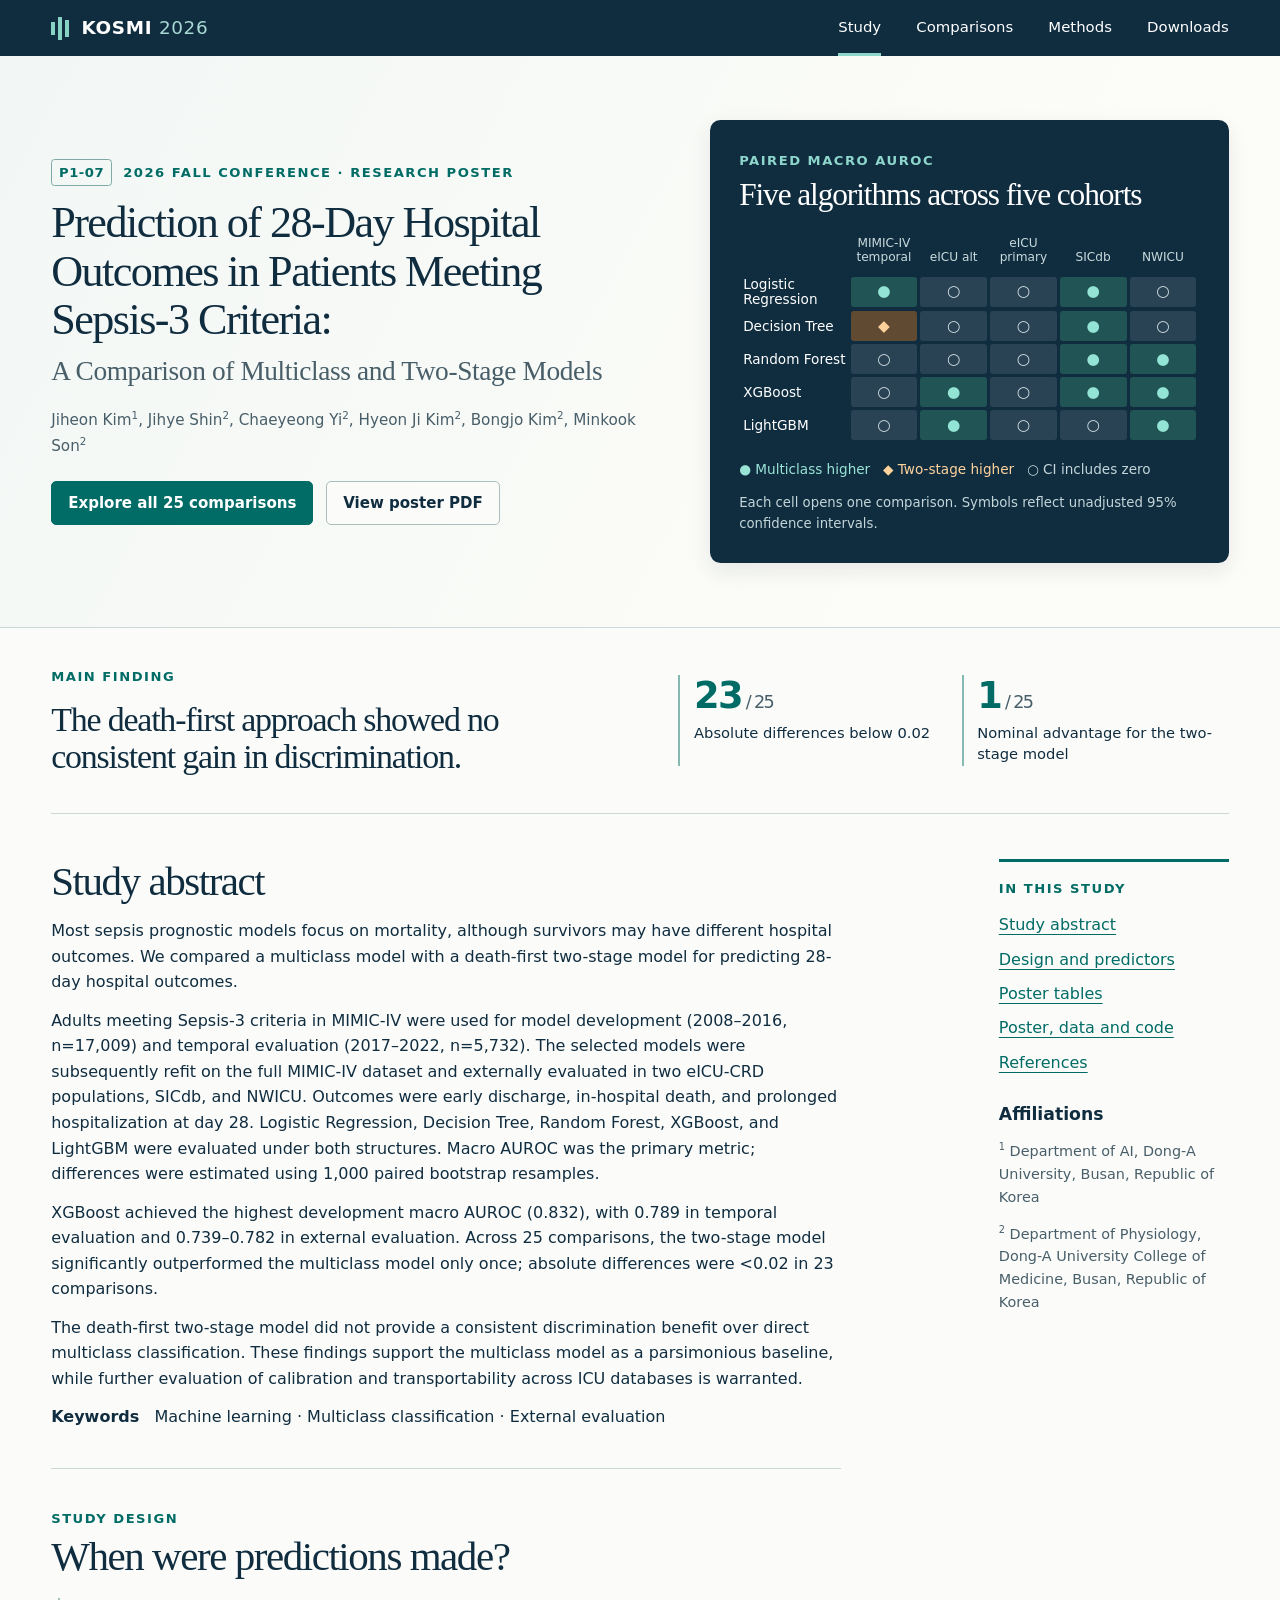
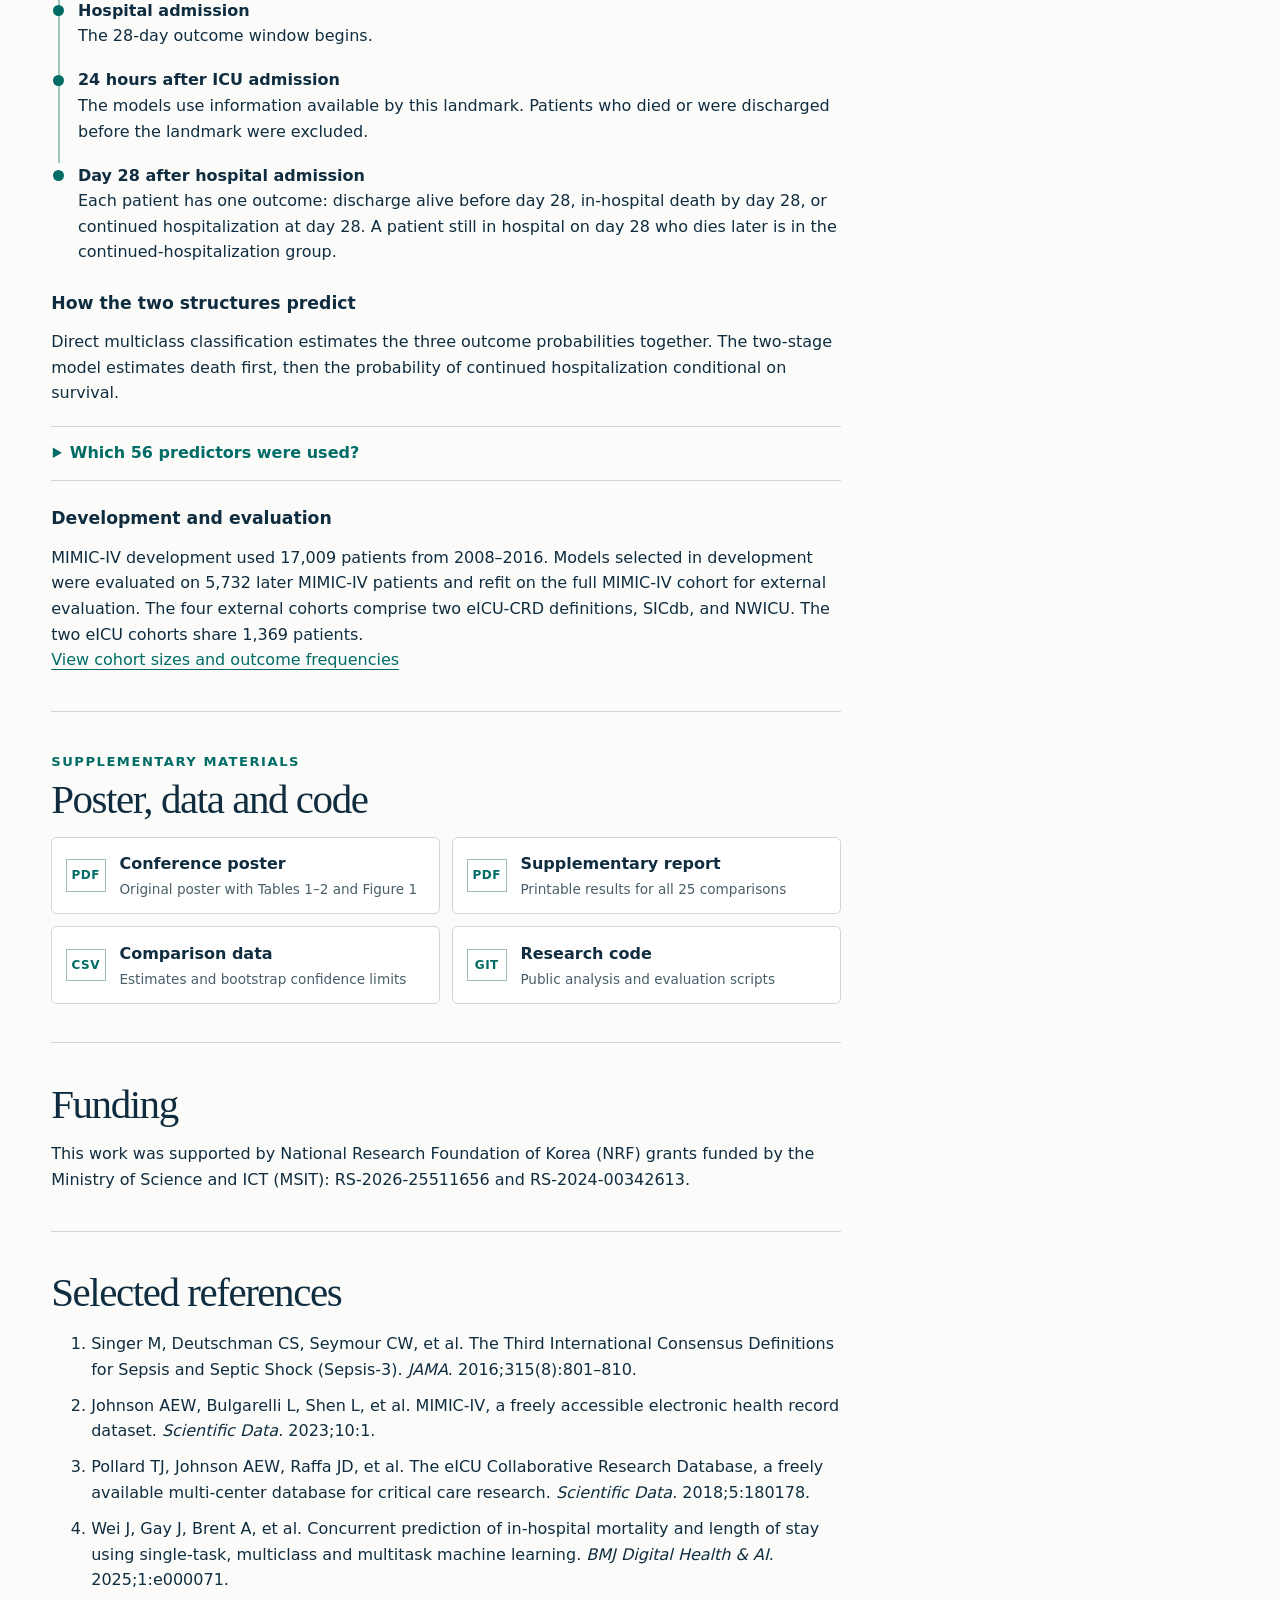
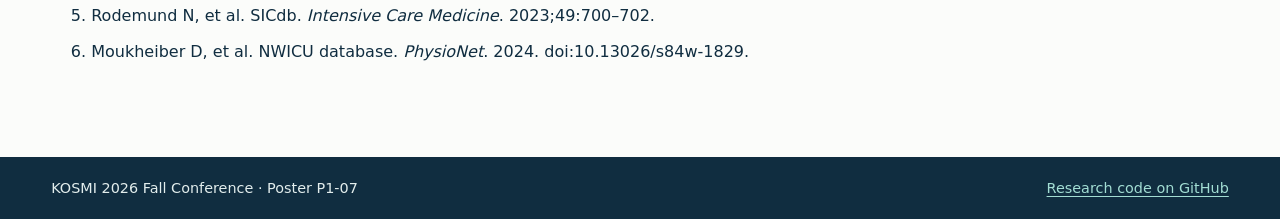
<file: docs/index.html>
<!doctype html>
<html lang="en"><head>
<meta charset="utf-8"><meta name="viewport" content="width=device-width, initial-scale=1">
<meta name="theme-color" content="#102d40">
<meta name="description" content="KOSMI 2026 poster P1-07. Explore 25 paired comparisons of direct multiclass and death-first two-stage models for 28-day hospital outcomes in Sepsis-3 cohorts.">
<title>28-Day Hospital Outcomes in Sepsis-3 | KOSMI 2026 · P1-07</title>
<link rel="stylesheet" href="assets/study.css"></head><body>
<a class="skip" href="#main">Skip to content</a><header class="mast"><div class="wrap mast-inner"><a class="brand" href="index.html"><span class="brand-symbol" aria-hidden="true"><i></i><i></i><i></i></span>KOSMI <b>2026</b></a><nav aria-label="Main navigation"><a href="index.html" aria-current="page">Study</a><a href="results.html#comparisons">Comparisons</a><a href="index.html#methods">Methods</a><a href="index.html#downloads">Downloads</a></nav></div></header>
<main id="main">
<section class="hero"><div class="wrap hero-layout">
<div class="hero-copy"><p class="kicker"><span class="conference-tag">P1-07</span> 2026 Fall Conference · Research poster</p>
<h1>Prediction of 28-Day Hospital Outcomes in Patients Meeting Sepsis-3 Criteria: <span>A Comparison of Multiclass and Two-Stage Models</span></h1>
<p class="authors">Jiheon Kim<sup>1</sup>, Jihye Shin<sup>2</sup>, Chaeyeong Yi<sup>2</sup>, Hyeon Ji Kim<sup>2</sup>, Bongjo Kim<sup>2</sup>, Minkook Son<sup>2</sup></p>
<div class="actions"><a class="btn primary" href="results.html#comparisons">Explore all 25 comparisons</a><a class="btn" href="assets/conference-poster.pdf">View poster PDF</a></div></div>
<div class="snapshot-card"><p class="overline">Paired macro AUROC</p><h2>Five algorithms across five cohorts</h2>
<table class="snapshot"><caption class="sr">Nominal results by algorithm and cohort. Select a comparison for its estimates.</caption><thead><tr><td></td><th scope="col">MIMIC-IV temporal</th><th scope="col">eICU alt</th><th scope="col">eICU primary</th><th scope="col">SICdb</th><th scope="col">NWICU</th></tr></thead><tbody><tr><th scope="row">Logistic Regression</th><td><a href="results.html?model=Logistic+Regression&amp;cohort=MIMIC-IV+Temporal#comparisons" class="tile multi" aria-label="Logistic Regression, MIMIC-IV Temporal: Δ +0.0020, Multiclass" title="Logistic Regression, MIMIC-IV Temporal: Δ +0.0020, Multiclass">●</a></td><td><a href="results.html?model=Logistic+Regression&amp;cohort=eICU-CRD+alt#comparisons" class="tile neutral" aria-label="Logistic Regression, eICU-CRD alt: Δ −0.0007, CI includes zero" title="Logistic Regression, eICU-CRD alt: Δ −0.0007, CI includes zero">○</a></td><td><a href="results.html?model=Logistic+Regression&amp;cohort=eICU-CRD+primary#comparisons" class="tile neutral" aria-label="Logistic Regression, eICU-CRD primary: Δ −0.0009, CI includes zero" title="Logistic Regression, eICU-CRD primary: Δ −0.0009, CI includes zero">○</a></td><td><a href="results.html?model=Logistic+Regression&amp;cohort=SICdb#comparisons" class="tile multi" aria-label="Logistic Regression, SICdb: Δ +0.0023, Multiclass" title="Logistic Regression, SICdb: Δ +0.0023, Multiclass">●</a></td><td><a href="results.html?model=Logistic+Regression&amp;cohort=NWICU#comparisons" class="tile neutral" aria-label="Logistic Regression, NWICU: Δ +0.0006, CI includes zero" title="Logistic Regression, NWICU: Δ +0.0006, CI includes zero">○</a></td></tr><tr><th scope="row">Decision Tree</th><td><a href="results.html?model=Decision+Tree&amp;cohort=MIMIC-IV+Temporal#comparisons" class="tile two" aria-label="Decision Tree, MIMIC-IV Temporal: Δ −0.0154, Two-stage" title="Decision Tree, MIMIC-IV Temporal: Δ −0.0154, Two-stage">◆</a></td><td><a href="results.html?model=Decision+Tree&amp;cohort=eICU-CRD+alt#comparisons" class="tile neutral" aria-label="Decision Tree, eICU-CRD alt: Δ +0.0052, CI includes zero" title="Decision Tree, eICU-CRD alt: Δ +0.0052, CI includes zero">○</a></td><td><a href="results.html?model=Decision+Tree&amp;cohort=eICU-CRD+primary#comparisons" class="tile neutral" aria-label="Decision Tree, eICU-CRD primary: Δ −0.0231, CI includes zero" title="Decision Tree, eICU-CRD primary: Δ −0.0231, CI includes zero">○</a></td><td><a href="results.html?model=Decision+Tree&amp;cohort=SICdb#comparisons" class="tile multi" aria-label="Decision Tree, SICdb: Δ +0.0220, Multiclass" title="Decision Tree, SICdb: Δ +0.0220, Multiclass">●</a></td><td><a href="results.html?model=Decision+Tree&amp;cohort=NWICU#comparisons" class="tile neutral" aria-label="Decision Tree, NWICU: Δ +0.0078, CI includes zero" title="Decision Tree, NWICU: Δ +0.0078, CI includes zero">○</a></td></tr><tr><th scope="row">Random Forest</th><td><a href="results.html?model=Random+Forest&amp;cohort=MIMIC-IV+Temporal#comparisons" class="tile neutral" aria-label="Random Forest, MIMIC-IV Temporal: Δ −0.0013, CI includes zero" title="Random Forest, MIMIC-IV Temporal: Δ −0.0013, CI includes zero">○</a></td><td><a href="results.html?model=Random+Forest&amp;cohort=eICU-CRD+alt#comparisons" class="tile neutral" aria-label="Random Forest, eICU-CRD alt: Δ +0.0015, CI includes zero" title="Random Forest, eICU-CRD alt: Δ +0.0015, CI includes zero">○</a></td><td><a href="results.html?model=Random+Forest&amp;cohort=eICU-CRD+primary#comparisons" class="tile neutral" aria-label="Random Forest, eICU-CRD primary: Δ −0.0042, CI includes zero" title="Random Forest, eICU-CRD primary: Δ −0.0042, CI includes zero">○</a></td><td><a href="results.html?model=Random+Forest&amp;cohort=SICdb#comparisons" class="tile multi" aria-label="Random Forest, SICdb: Δ +0.0169, Multiclass" title="Random Forest, SICdb: Δ +0.0169, Multiclass">●</a></td><td><a href="results.html?model=Random+Forest&amp;cohort=NWICU#comparisons" class="tile multi" aria-label="Random Forest, NWICU: Δ +0.0123, Multiclass" title="Random Forest, NWICU: Δ +0.0123, Multiclass">●</a></td></tr><tr><th scope="row">XGBoost</th><td><a href="results.html?model=XGBoost&amp;cohort=MIMIC-IV+Temporal#comparisons" class="tile neutral" aria-label="XGBoost, MIMIC-IV Temporal: Δ +0.0004, CI includes zero" title="XGBoost, MIMIC-IV Temporal: Δ +0.0004, CI includes zero">○</a></td><td><a href="results.html?model=XGBoost&amp;cohort=eICU-CRD+alt#comparisons" class="tile multi" aria-label="XGBoost, eICU-CRD alt: Δ +0.0086, Multiclass" title="XGBoost, eICU-CRD alt: Δ +0.0086, Multiclass">●</a></td><td><a href="results.html?model=XGBoost&amp;cohort=eICU-CRD+primary#comparisons" class="tile neutral" aria-label="XGBoost, eICU-CRD primary: Δ +0.0062, CI includes zero" title="XGBoost, eICU-CRD primary: Δ +0.0062, CI includes zero">○</a></td><td><a href="results.html?model=XGBoost&amp;cohort=SICdb#comparisons" class="tile multi" aria-label="XGBoost, SICdb: Δ +0.0067, Multiclass" title="XGBoost, SICdb: Δ +0.0067, Multiclass">●</a></td><td><a href="results.html?model=XGBoost&amp;cohort=NWICU#comparisons" class="tile multi" aria-label="XGBoost, NWICU: Δ +0.0104, Multiclass" title="XGBoost, NWICU: Δ +0.0104, Multiclass">●</a></td></tr><tr><th scope="row">LightGBM</th><td><a href="results.html?model=LightGBM&amp;cohort=MIMIC-IV+Temporal#comparisons" class="tile neutral" aria-label="LightGBM, MIMIC-IV Temporal: Δ +0.0029, CI includes zero" title="LightGBM, MIMIC-IV Temporal: Δ +0.0029, CI includes zero">○</a></td><td><a href="results.html?model=LightGBM&amp;cohort=eICU-CRD+alt#comparisons" class="tile multi" aria-label="LightGBM, eICU-CRD alt: Δ +0.0047, Multiclass" title="LightGBM, eICU-CRD alt: Δ +0.0047, Multiclass">●</a></td><td><a href="results.html?model=LightGBM&amp;cohort=eICU-CRD+primary#comparisons" class="tile neutral" aria-label="LightGBM, eICU-CRD primary: Δ +0.0018, CI includes zero" title="LightGBM, eICU-CRD primary: Δ +0.0018, CI includes zero">○</a></td><td><a href="results.html?model=LightGBM&amp;cohort=SICdb#comparisons" class="tile neutral" aria-label="LightGBM, SICdb: Δ +0.0029, CI includes zero" title="LightGBM, SICdb: Δ +0.0029, CI includes zero">○</a></td><td><a href="results.html?model=LightGBM&amp;cohort=NWICU#comparisons" class="tile multi" aria-label="LightGBM, NWICU: Δ +0.0083, Multiclass" title="LightGBM, NWICU: Δ +0.0083, Multiclass">●</a></td></tr></tbody></table><div class="snap-legend"><span class="key multi">● Multiclass higher</span><span class="key two">◆ Two-stage higher</span><span class="key neutral">○ CI includes zero</span></div>
<p class="card-note">Each cell opens one comparison. Symbols reflect unadjusted 95% confidence intervals.</p></div></div></section>
<div class="wrap">
<section class="findings"><div><p class="kicker">Main finding</p><h2>The death-first approach showed no consistent gain in discrimination.</h2></div>
<div class="number-links">
<a href="results.html?view=small#comparisons"><strong>23<span> / 25</span></strong><span>Absolute differences below 0.02</span></a>
<a href="results.html?view=two#comparisons"><strong>1<span> / 25</span></strong><span>Nominal advantage for the two-stage model</span></a>
</div></section>
<div class="article-layout"><div class="article-body"><section id="abstract" aria-labelledby="abstract-heading"><h2 id="abstract-heading">Study abstract</h2>
<p>Most sepsis prognostic models focus on mortality, although survivors may have different hospital outcomes. We compared a multiclass model with a death-first two-stage model for predicting 28-day hospital outcomes.</p>
<p>Adults meeting Sepsis-3 criteria in MIMIC-IV were used for model development (2008–2016, n=17,009) and temporal evaluation (2017–2022, n=5,732). The selected models were subsequently refit on the full MIMIC-IV dataset and externally evaluated in two eICU-CRD populations, SICdb, and NWICU. Outcomes were early discharge, in-hospital death, and prolonged hospitalization at day 28. Logistic Regression, Decision Tree, Random Forest, XGBoost, and LightGBM were evaluated under both structures. Macro AUROC was the primary metric; differences were estimated using 1,000 paired bootstrap resamples.</p>
<p>XGBoost achieved the highest development macro AUROC (0.832), with 0.789 in temporal evaluation and 0.739–0.782 in external evaluation. Across 25 comparisons, the two-stage model significantly outperformed the multiclass model only once; absolute differences were &lt;0.02 in 23 comparisons.</p>
<p>The death-first two-stage model did not provide a consistent discrimination benefit over direct multiclass classification. These findings support the multiclass model as a parsimonious baseline, while further evaluation of calibration and transportability across ICU databases is warranted.</p>
<p class="keywords"><strong>Keywords</strong> &nbsp; Machine learning · Multiclass classification · External evaluation</p></section>
<section id="methods"><div class="section-head"><p class="kicker">Study design</p><h2>When were predictions made?</h2></div>
<ol class="timeline">
<li><strong>Hospital admission</strong><span>The 28-day outcome window begins.</span></li>
<li><strong>24 hours after ICU admission</strong><span>The models use information available by this landmark. Patients who died or were discharged before the landmark were excluded.</span></li>
<li><strong>Day 28 after hospital admission</strong><span>Each patient has one outcome: discharge alive before day 28, in-hospital death by day 28, or continued hospitalization at day 28. A patient still in hospital on day 28 who dies later is in the continued-hospitalization group.</span></li>
</ol>
<h3>How the two structures predict</h3><p>Direct multiclass classification estimates the three outcome probabilities together. The two-stage model estimates death first, then the probability of continued hospitalization conditional on survival.</p>
<details class="fold"><summary>Which 56 predictors were used?</summary>
<p>The first-day feature set excluded APS III. Each listed minimum and maximum counts as a separate input.</p><dl class="feature-list">
<dt>Demographics and admission · 11</dt><dd>Age, male sex, five recorded race indicators (White, Black, Hispanic, Asian, other), three admission-type indicators (emergency, elective, other), and length of stay before ICU admission.</dd>
<dt>Clinical status and support · 9</dt><dd>Charlson Comorbidity Index, Glasgow Coma Scale, body mass index, urine output, continuous renal replacement therapy, vasopressin, epinephrine, norepinephrine, and invasive mechanical ventilation.</dd>
<dt>Vital signs · 14</dt><dd>Minimum and maximum heart rate, systolic pressure, diastolic pressure, mean blood pressure, respiratory rate, temperature, and oxygen saturation.</dd>
<dt>Laboratory values · 22</dt><dd>Minimum and maximum blood urea nitrogen, creatinine, white blood cell count, hemoglobin, platelet count, chloride, sodium, bicarbonate, potassium, glucose, and calcium.</dd></dl></details>
<h3>Development and evaluation</h3><p>MIMIC-IV development used 17,009 patients from 2008–2016. Models selected in development were evaluated on 5,732 later MIMIC-IV patients and refit on the full MIMIC-IV cohort for external evaluation. The four external cohorts comprise two eICU-CRD definitions, SICdb, and NWICU. The two eICU cohorts share 1,369 patients.</p><a href="results.html#tables">View cohort sizes and outcome frequencies</a></section>
<section id="downloads"><div class="section-head"><p class="kicker">Supplementary materials</p><h2 id="materials-heading">Poster, data and code</h2></div><div class="files"><a class="file" href="assets/conference-poster.pdf"><span class="filetype">PDF</span><span><strong>Conference poster</strong><small>Original poster with Tables 1–2 and Figure 1</small></span></a><a class="file" href="assets/supplementary-results.pdf"><span class="filetype">PDF</span><span><strong>Supplementary report</strong><small>Printable results for all 25 comparisons</small></span></a><a class="file" href="data/all_25_comparisons.csv"><span class="filetype">CSV</span><span><strong>Comparison data</strong><small>Estimates and bootstrap confidence limits</small></span></a><a class="file" href="https://github.com/Flight2Moon/KOSMI-2026-Sepsis-28d"><span class="filetype">GIT</span><span><strong>Research code</strong><small>Public analysis and evaluation scripts</small></span></a></div></section>
<section aria-labelledby="funding-heading">
<h2 id="funding-heading">Funding</h2>
<p>This work was supported by National Research Foundation of Korea (NRF) grants funded by the Ministry of Science and ICT (MSIT): RS-2026-25511656 and RS-2024-00342613.</p>
</section><section id="references" aria-labelledby="refs-heading">
<h2 id="refs-heading">Selected references</h2>
<ol>
<li>Singer M, Deutschman CS, Seymour CW, et al. The Third International Consensus Definitions for Sepsis and Septic Shock (Sepsis-3). <em>JAMA</em>. 2016;315(8):801–810.</li>
<li>Johnson AEW, Bulgarelli L, Shen L, et al. MIMIC-IV, a freely accessible electronic health record dataset. <em>Scientific Data</em>. 2023;10:1.</li>
<li>Pollard TJ, Johnson AEW, Raffa JD, et al. The eICU Collaborative Research Database, a freely available multi-center database for critical care research. <em>Scientific Data</em>. 2018;5:180178.</li>
<li>Wei J, Gay J, Brent A, et al. Concurrent prediction of in-hospital mortality and length of stay using single-task, multiclass and multitask machine learning. <em>BMJ Digital Health &amp; AI</em>. 2025;1:e000071.</li>
<li>Rodemund N, et al. SICdb. <em>Intensive Care Medicine</em>. 2023;49:700–702.</li>
<li>Moukheiber D, et al. NWICU database. <em>PhysioNet</em>. 2024. doi:10.13026/s84w-1829.</li>
</ol>
</section></div>
<aside class="study-aside"><p class="kicker">In this study</p><nav aria-label="Study sections"><a href="#abstract">Study abstract</a><a href="#methods">Design and predictors</a><a href="results.html#tables">Poster tables</a><a href="#downloads">Poster, data and code</a><a href="#references">References</a></nav><h3>Affiliations</h3><p class="affiliations"><sup>1</sup> Department of AI, Dong-A University, Busan, Republic of Korea</p>
<p class="affiliations"><sup>2</sup> Department of Physiology, Dong-A University College of Medicine, Busan, Republic of Korea</p></aside></div>
</div></main><footer><div class="wrap footer-inner"><span>KOSMI 2026 Fall Conference · Poster P1-07</span><a href="https://github.com/Flight2Moon/KOSMI-2026-Sepsis-28d">Research code on GitHub</a></div></footer></body></html>
</file>
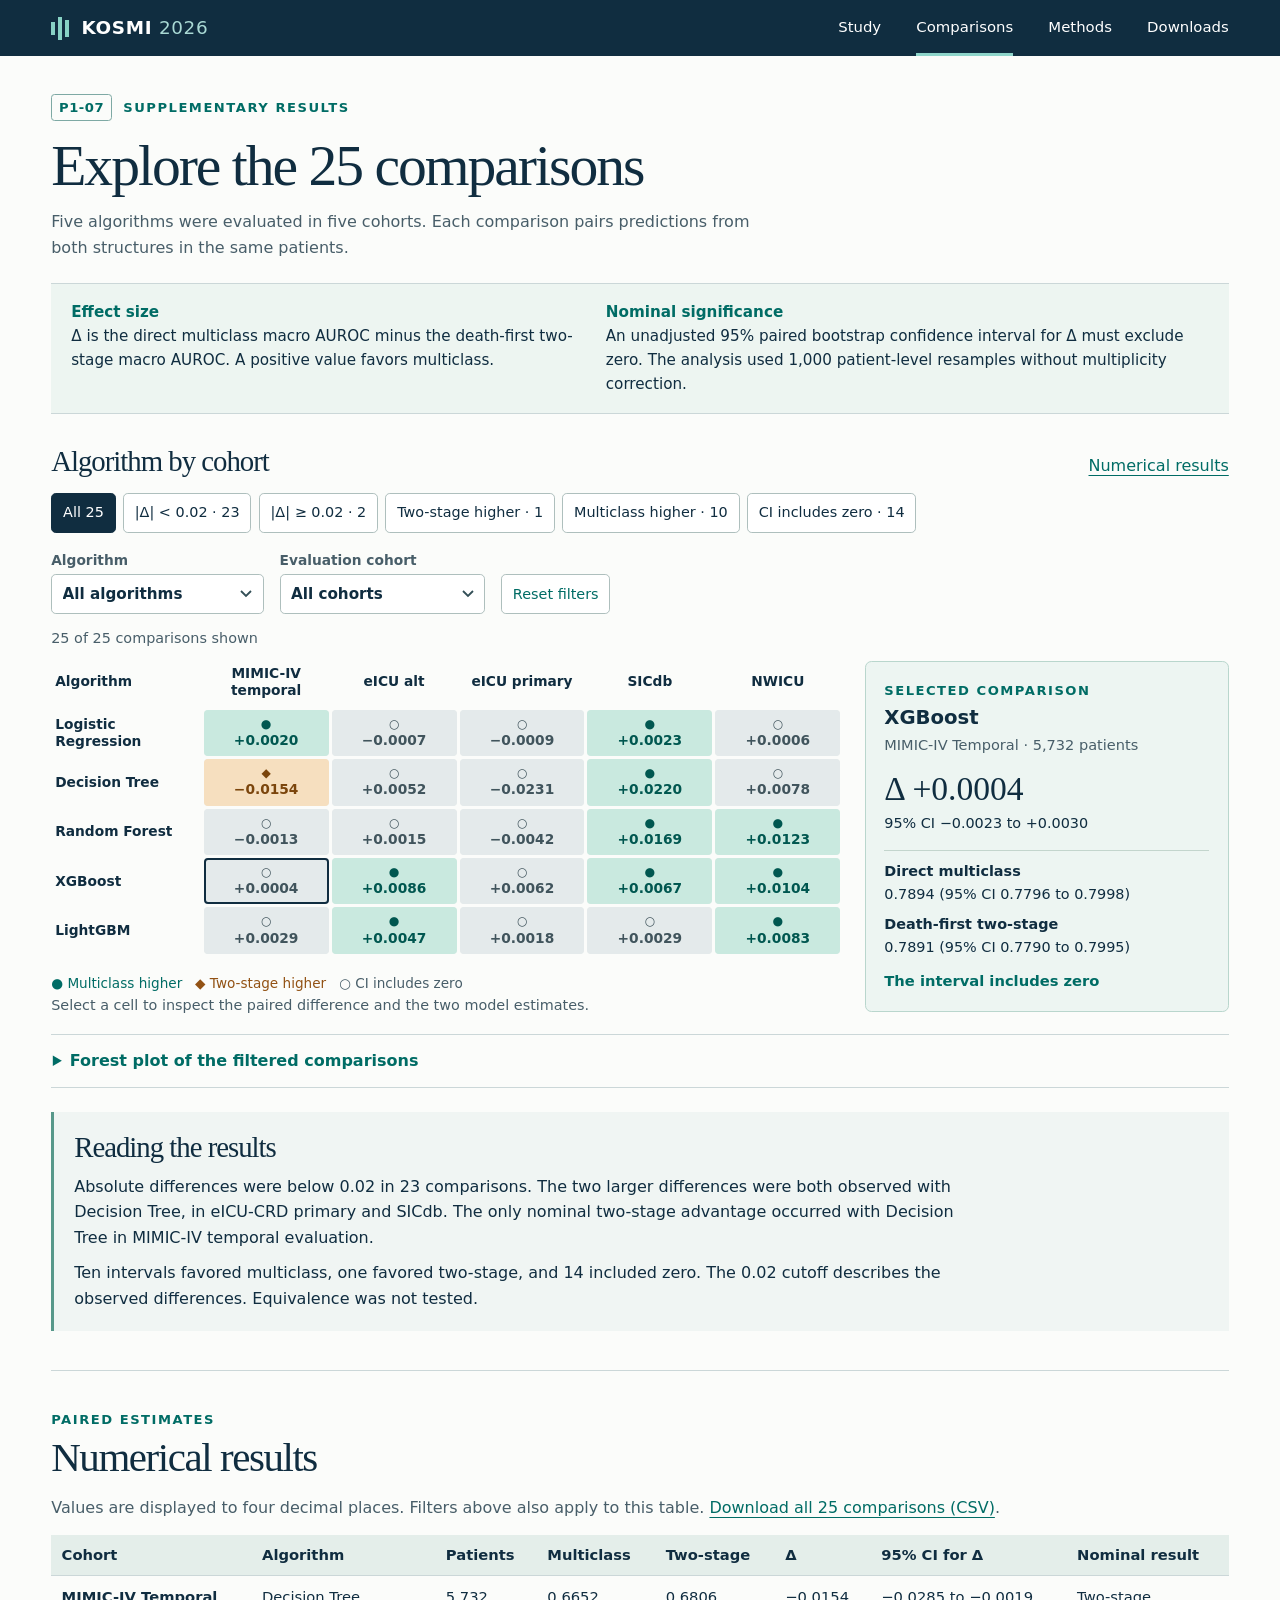
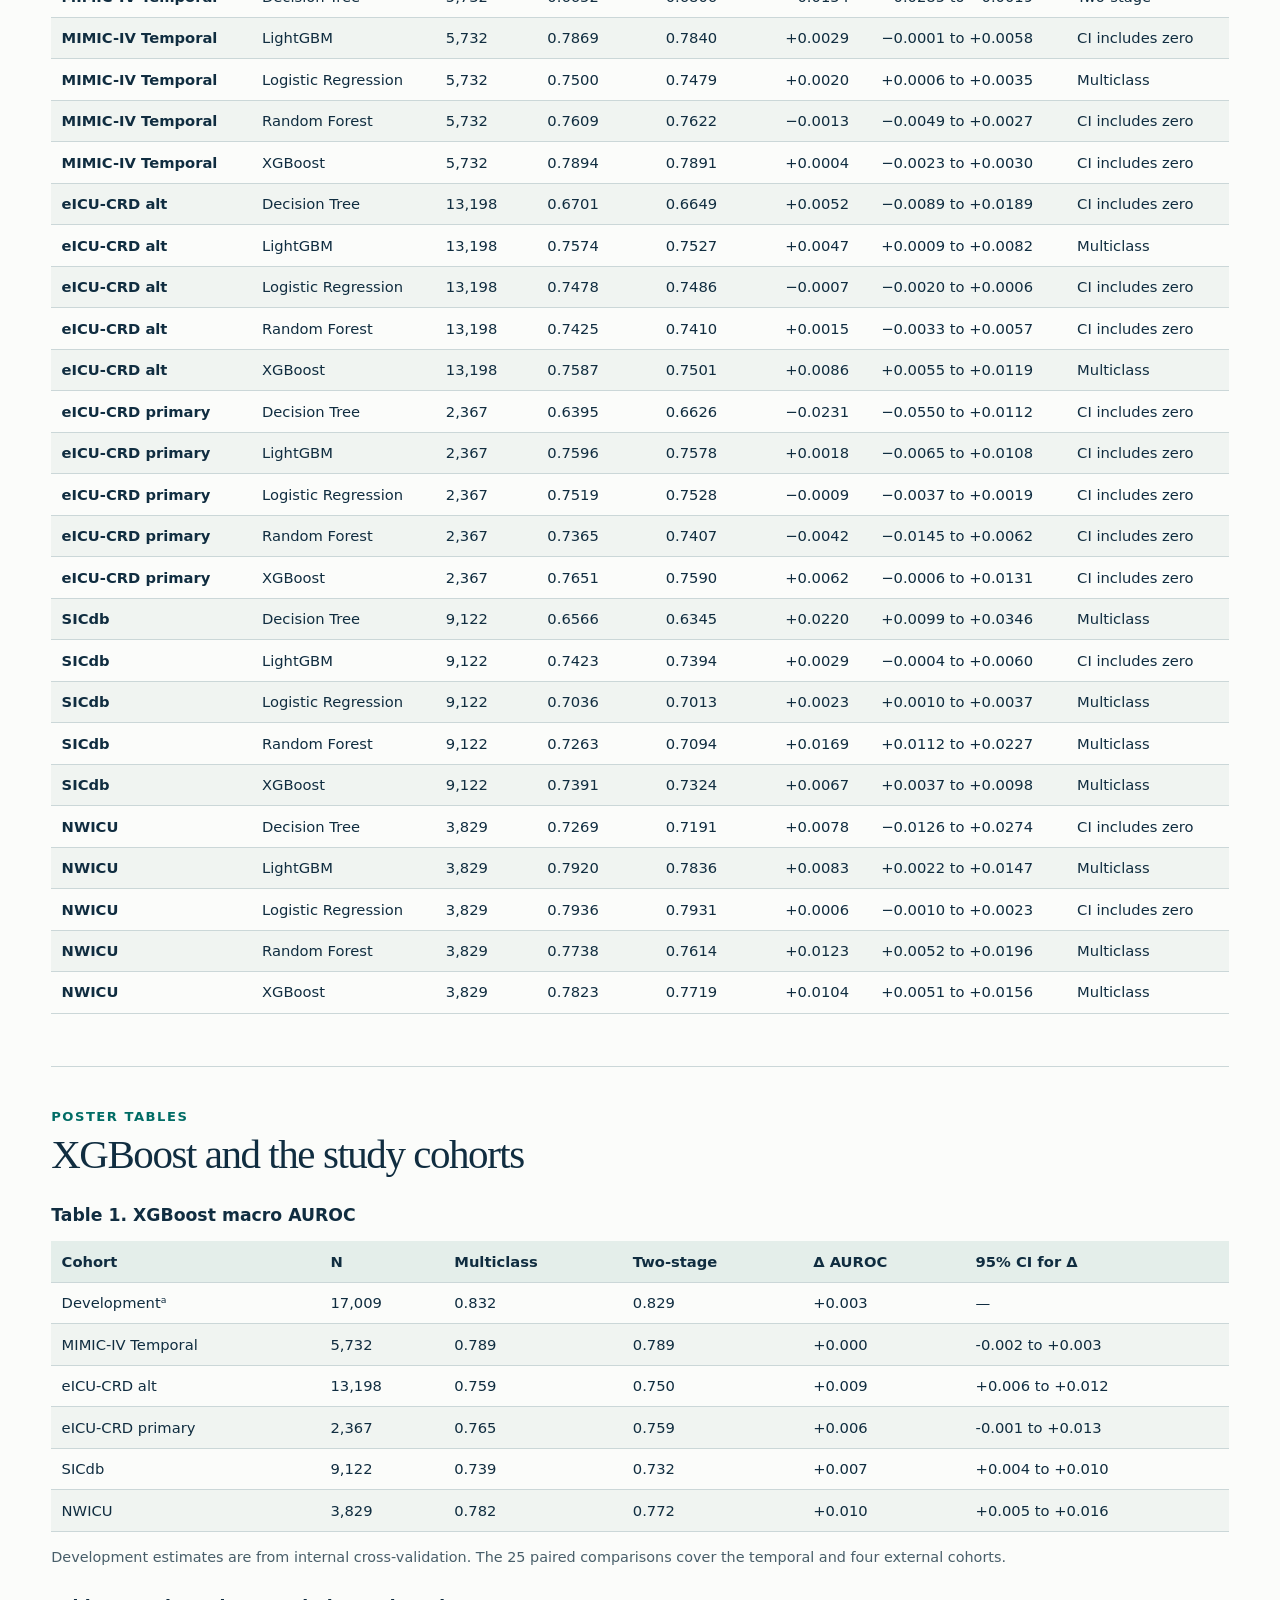
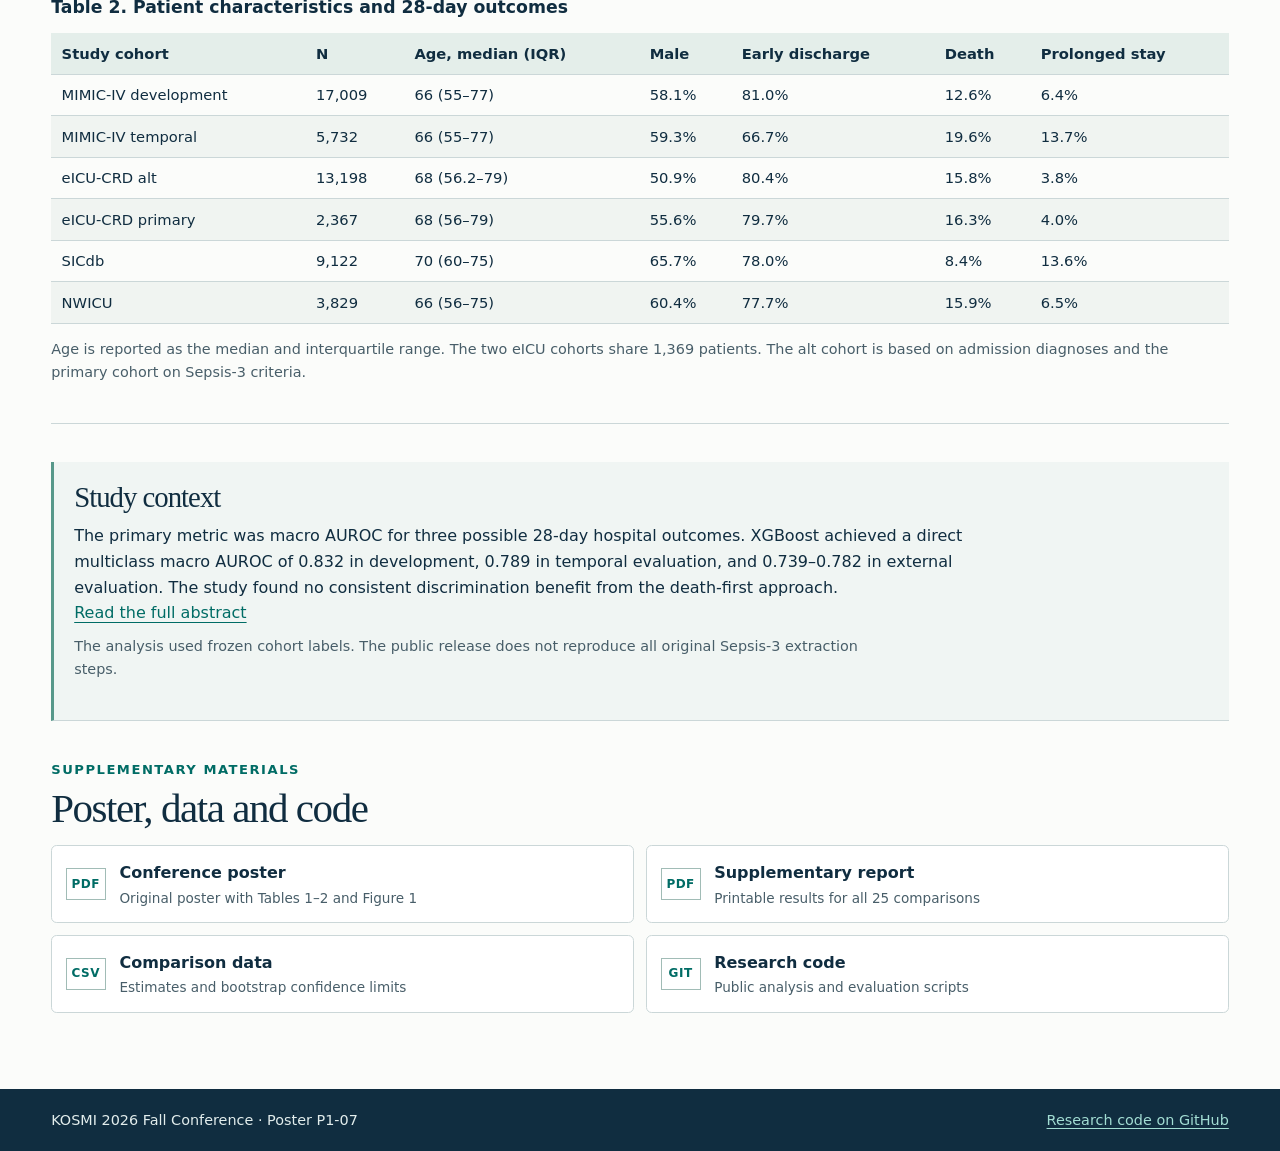
<file: docs/results.html>
<!doctype html>
<html lang="en"><head>
<meta charset="utf-8"><meta name="viewport" content="width=device-width, initial-scale=1">
<meta name="theme-color" content="#102d40">
<meta name="description" content="KOSMI 2026 poster P1-07. Explore 25 paired comparisons of direct multiclass and death-first two-stage models for 28-day hospital outcomes in Sepsis-3 cohorts.">
<title>Paired comparison explorer | KOSMI 2026 · P1-07</title>
<link rel="stylesheet" href="assets/study.css"></head><body>
<a class="skip" href="#main">Skip to content</a><header class="mast"><div class="wrap mast-inner"><a class="brand" href="index.html"><span class="brand-symbol" aria-hidden="true"><i></i><i></i><i></i></span>KOSMI <b>2026</b></a><nav aria-label="Main navigation"><a href="index.html">Study</a><a href="results.html#comparisons" aria-current="page">Comparisons</a><a href="index.html#methods">Methods</a><a href="index.html#downloads">Downloads</a></nav></div></header>
<main class="wrap results" id="main"><section id="comparisons">
<div class="results-title"><p class="kicker"><span class="conference-tag">P1-07</span> Supplementary results</p>
<h1>Explore the 25 comparisons</h1><p>Five algorithms were evaluated in five cohorts. Each comparison pairs predictions from both structures in the same patients.</p></div>
<div class="method-strip"><p><b>Effect size</b> Δ is the direct multiclass macro AUROC minus the death-first two-stage macro AUROC. A positive value favors multiclass.</p>
<p><b>Nominal significance</b> An unadjusted 95% paired bootstrap confidence interval for Δ must exclude zero. The analysis used 1,000 patient-level resamples without multiplicity correction.</p></div>
<div class="explorer" id="explorer" hidden>
<div class="control-head"><h2>Algorithm by cohort</h2><a href="#numerical">Numerical results</a></div>
<div class="presets" role="group" aria-label="Filter comparisons by finding"><button type="button" data-view="all" aria-pressed="true">All 25</button><button type="button" data-view="small" aria-pressed="false">|Δ| &lt; 0.02 · 23</button><button type="button" data-view="large" aria-pressed="false">|Δ| ≥ 0.02 · 2</button><button type="button" data-view="two" aria-pressed="false">Two-stage higher · 1</button><button type="button" data-view="multi" aria-pressed="false">Multiclass higher · 10</button><button type="button" data-view="neutral" aria-pressed="false">CI includes zero · 14</button></div>
<div class="filters"><label>Algorithm<select id="model-filter"><option value="">All algorithms</option><option>Logistic Regression</option><option>Decision Tree</option><option>Random Forest</option><option>XGBoost</option><option>LightGBM</option></select></label><label>Evaluation cohort<select id="cohort-filter"><option value="">All cohorts</option><option>MIMIC-IV Temporal</option><option>eICU-CRD alt</option><option>eICU-CRD primary</option><option>SICdb</option><option>NWICU</option></select></label>
<button class="reset" id="reset" type="button">Reset filters</button></div>
<p id="filtered-count" role="status"></p>
<div class="explore-layout"><div>
<div id="matrix"></div><div class="legend"><span class="key multi">● Multiclass higher</span><span class="key two">◆ Two-stage higher</span><span class="key neutral">○ CI includes zero</span></div>
<p class="fine">Select a cell to inspect the paired difference and the two model estimates.</p></div>
<section id="comparison-detail" class="detail" aria-label="Selected comparison" aria-live="polite"></section></div>
<details class="fold forest-fold"><summary>Forest plot of the filtered comparisons</summary><p>Each line spans the unadjusted 95% confidence interval for the paired difference. The vertical reference line marks zero.</p><div id="forest"></div></details>
</div>
<noscript><p><a href="#numerical">View all 25 comparisons in the numerical table.</a></p></noscript>
<div class="interpret"><h2>Reading the results</h2><p>Absolute differences were below 0.02 in 23 comparisons. The two larger differences were both observed with Decision Tree, in eICU-CRD primary and SICdb. The only nominal two-stage advantage occurred with Decision Tree in MIMIC-IV temporal evaluation.</p>
<p>Ten intervals favored multiclass, one favored two-stage, and 14 included zero. The 0.02 cutoff describes the observed differences. Equivalence was not tested.</p></div>
</section>
<section id="numerical"><div class="section-head"><p class="kicker">Paired estimates</p><h2>Numerical results</h2></div><p class="subtext">Values are displayed to four decimal places. Filters above also apply to this table. <a href="data/all_25_comparisons.csv">Download all 25 comparisons (CSV)</a>.</p>
<div class="table-wrap" tabindex="0" role="region" aria-label="Numerical results"><table class="data-table" id="all-data"><caption class="sr">Macro AUROC and paired differences with unadjusted 95% confidence intervals</caption><thead><tr>
<th scope="col">Cohort</th><th scope="col">Algorithm</th><th scope="col">Patients</th><th scope="col">Multiclass</th><th scope="col">Two-stage</th><th scope="col">Δ</th><th scope="col">95% CI for Δ</th><th scope="col">Nominal result</th></tr></thead><tbody>
<tr><th scope="row">MIMIC-IV Temporal</th><td>Decision Tree</td><td>5,732</td><td data-value="0.665188" data-low="0.652651" data-high="0.677866">0.6652</td><td data-value="0.680624" data-low="0.668276" data-high="0.692596">0.6806</td><td data-value="-0.015436">−0.0154</td><td data-low="-0.028454" data-high="-0.001883">−0.0285 to −0.0019</td><td>Two-stage</td></tr>
<tr><th scope="row">MIMIC-IV Temporal</th><td>LightGBM</td><td>5,732</td><td data-value="0.786894" data-low="0.776830" data-high="0.797086">0.7869</td><td data-value="0.784022" data-low="0.773884" data-high="0.794202">0.7840</td><td data-value="0.002872">+0.0029</td><td data-low="-0.000053" data-high="0.005844">−0.0001 to +0.0058</td><td>CI includes zero</td></tr>
<tr><th scope="row">MIMIC-IV Temporal</th><td>Logistic Regression</td><td>5,732</td><td data-value="0.749951" data-low="0.737987" data-high="0.761403">0.7500</td><td data-value="0.747931" data-low="0.735991" data-high="0.759494">0.7479</td><td data-value="0.002019">+0.0020</td><td data-low="0.000634" data-high="0.003474">+0.0006 to +0.0035</td><td>Multiclass</td></tr>
<tr><th scope="row">MIMIC-IV Temporal</th><td>Random Forest</td><td>5,732</td><td data-value="0.760901" data-low="0.750577" data-high="0.771897">0.7609</td><td data-value="0.762229" data-low="0.751540" data-high="0.773042">0.7622</td><td data-value="-0.001328">−0.0013</td><td data-low="-0.004889" data-high="0.002702">−0.0049 to +0.0027</td><td>CI includes zero</td></tr>
<tr><th scope="row">MIMIC-IV Temporal</th><td>XGBoost</td><td>5,732</td><td data-value="0.789447" data-low="0.779552" data-high="0.799784">0.7894</td><td data-value="0.789069" data-low="0.779005" data-high="0.799485">0.7891</td><td data-value="0.000378">+0.0004</td><td data-low="-0.002328" data-high="0.002999">−0.0023 to +0.0030</td><td>CI includes zero</td></tr>
<tr><th scope="row">eICU-CRD alt</th><td>Decision Tree</td><td>13,198</td><td data-value="0.670140" data-low="0.657327" data-high="0.681929">0.6701</td><td data-value="0.664908" data-low="0.653596" data-high="0.676623">0.6649</td><td data-value="0.005232">+0.0052</td><td data-low="-0.008909" data-high="0.018922">−0.0089 to +0.0189</td><td>CI includes zero</td></tr>
<tr><th scope="row">eICU-CRD alt</th><td>LightGBM</td><td>13,198</td><td data-value="0.757438" data-low="0.746745" data-high="0.768110">0.7574</td><td data-value="0.752739" data-low="0.742480" data-high="0.763413">0.7527</td><td data-value="0.004699">+0.0047</td><td data-low="0.000941" data-high="0.008236">+0.0009 to +0.0082</td><td>Multiclass</td></tr>
<tr><th scope="row">eICU-CRD alt</th><td>Logistic Regression</td><td>13,198</td><td data-value="0.747820" data-low="0.736849" data-high="0.758598">0.7478</td><td data-value="0.748561" data-low="0.737553" data-high="0.759203">0.7486</td><td data-value="-0.000741">−0.0007</td><td data-low="-0.002043" data-high="0.000647">−0.0020 to +0.0006</td><td>CI includes zero</td></tr>
<tr><th scope="row">eICU-CRD alt</th><td>Random Forest</td><td>13,198</td><td data-value="0.742486" data-low="0.731512" data-high="0.753399">0.7425</td><td data-value="0.740994" data-low="0.730639" data-high="0.752294">0.7410</td><td data-value="0.001492">+0.0015</td><td data-low="-0.003336" data-high="0.005703">−0.0033 to +0.0057</td><td>CI includes zero</td></tr>
<tr><th scope="row">eICU-CRD alt</th><td>XGBoost</td><td>13,198</td><td data-value="0.758716" data-low="0.748375" data-high="0.769589">0.7587</td><td data-value="0.750133" data-low="0.739876" data-high="0.760722">0.7501</td><td data-value="0.008583">+0.0086</td><td data-low="0.005516" data-high="0.011886">+0.0055 to +0.0119</td><td>Multiclass</td></tr>
<tr><th scope="row">eICU-CRD primary</th><td>Decision Tree</td><td>2,367</td><td data-value="0.639469" data-low="0.609032" data-high="0.668730">0.6395</td><td data-value="0.662580" data-low="0.634463" data-high="0.687276">0.6626</td><td data-value="-0.023111">−0.0231</td><td data-low="-0.055008" data-high="0.011168">−0.0550 to +0.0112</td><td>CI includes zero</td></tr>
<tr><th scope="row">eICU-CRD primary</th><td>LightGBM</td><td>2,367</td><td data-value="0.759616" data-low="0.736519" data-high="0.782249">0.7596</td><td data-value="0.757773" data-low="0.732446" data-high="0.780922">0.7578</td><td data-value="0.001842">+0.0018</td><td data-low="-0.006487" data-high="0.010772">−0.0065 to +0.0108</td><td>CI includes zero</td></tr>
<tr><th scope="row">eICU-CRD primary</th><td>Logistic Regression</td><td>2,367</td><td data-value="0.751851" data-low="0.725003" data-high="0.776417">0.7519</td><td data-value="0.752755" data-low="0.725763" data-high="0.777363">0.7528</td><td data-value="-0.000904">−0.0009</td><td data-low="-0.003659" data-high="0.001942">−0.0037 to +0.0019</td><td>CI includes zero</td></tr>
<tr><th scope="row">eICU-CRD primary</th><td>Random Forest</td><td>2,367</td><td data-value="0.736495" data-low="0.709529" data-high="0.762448">0.7365</td><td data-value="0.740714" data-low="0.714297" data-high="0.765904">0.7407</td><td data-value="-0.004219">−0.0042</td><td data-low="-0.014548" data-high="0.006224">−0.0145 to +0.0062</td><td>CI includes zero</td></tr>
<tr><th scope="row">eICU-CRD primary</th><td>XGBoost</td><td>2,367</td><td data-value="0.765118" data-low="0.741969" data-high="0.788298">0.7651</td><td data-value="0.758966" data-low="0.734695" data-high="0.781437">0.7590</td><td data-value="0.006153">+0.0062</td><td data-low="-0.000563" data-high="0.013128">−0.0006 to +0.0131</td><td>CI includes zero</td></tr>
<tr><th scope="row">SICdb</th><td>Decision Tree</td><td>9,122</td><td data-value="0.656566" data-low="0.646438" data-high="0.668888">0.6566</td><td data-value="0.634544" data-low="0.623008" data-high="0.646348">0.6345</td><td data-value="0.022021">+0.0220</td><td data-low="0.009941" data-high="0.034553">+0.0099 to +0.0346</td><td>Multiclass</td></tr>
<tr><th scope="row">SICdb</th><td>LightGBM</td><td>9,122</td><td data-value="0.742292" data-low="0.731699" data-high="0.753289">0.7423</td><td data-value="0.739388" data-low="0.728595" data-high="0.749981">0.7394</td><td data-value="0.002904">+0.0029</td><td data-low="-0.000442" data-high="0.006000">−0.0004 to +0.0060</td><td>CI includes zero</td></tr>
<tr><th scope="row">SICdb</th><td>Logistic Regression</td><td>9,122</td><td data-value="0.703605" data-low="0.692631" data-high="0.715204">0.7036</td><td data-value="0.701281" data-low="0.690175" data-high="0.713035">0.7013</td><td data-value="0.002325">+0.0023</td><td data-low="0.001048" data-high="0.003706">+0.0010 to +0.0037</td><td>Multiclass</td></tr>
<tr><th scope="row">SICdb</th><td>Random Forest</td><td>9,122</td><td data-value="0.726327" data-low="0.715237" data-high="0.737908">0.7263</td><td data-value="0.709389" data-low="0.698661" data-high="0.721311">0.7094</td><td data-value="0.016938">+0.0169</td><td data-low="0.011222" data-high="0.022711">+0.0112 to +0.0227</td><td>Multiclass</td></tr>
<tr><th scope="row">SICdb</th><td>XGBoost</td><td>9,122</td><td data-value="0.739088" data-low="0.728763" data-high="0.749497">0.7391</td><td data-value="0.732410" data-low="0.721505" data-high="0.742732">0.7324</td><td data-value="0.006678">+0.0067</td><td data-low="0.003740" data-high="0.009787">+0.0037 to +0.0098</td><td>Multiclass</td></tr>
<tr><th scope="row">NWICU</th><td>Decision Tree</td><td>3,829</td><td data-value="0.726890" data-low="0.710603" data-high="0.744310">0.7269</td><td data-value="0.719072" data-low="0.701623" data-high="0.736596">0.7191</td><td data-value="0.007818">+0.0078</td><td data-low="-0.012593" data-high="0.027400">−0.0126 to +0.0274</td><td>CI includes zero</td></tr>
<tr><th scope="row">NWICU</th><td>LightGBM</td><td>3,829</td><td data-value="0.791993" data-low="0.777871" data-high="0.807247">0.7920</td><td data-value="0.783646" data-low="0.767246" data-high="0.799060">0.7836</td><td data-value="0.008347">+0.0083</td><td data-low="0.002249" data-high="0.014721">+0.0022 to +0.0147</td><td>Multiclass</td></tr>
<tr><th scope="row">NWICU</th><td>Logistic Regression</td><td>3,829</td><td data-value="0.793648" data-low="0.778928" data-high="0.808831">0.7936</td><td data-value="0.793061" data-low="0.778722" data-high="0.807761">0.7931</td><td data-value="0.000588">+0.0006</td><td data-low="-0.001049" data-high="0.002292">−0.0010 to +0.0023</td><td>CI includes zero</td></tr>
<tr><th scope="row">NWICU</th><td>Random Forest</td><td>3,829</td><td data-value="0.773789" data-low="0.756327" data-high="0.790315">0.7738</td><td data-value="0.761440" data-low="0.743281" data-high="0.778832">0.7614</td><td data-value="0.012349">+0.0123</td><td data-low="0.005230" data-high="0.019646">+0.0052 to +0.0196</td><td>Multiclass</td></tr>
<tr><th scope="row">NWICU</th><td>XGBoost</td><td>3,829</td><td data-value="0.782315" data-low="0.766812" data-high="0.797207">0.7823</td><td data-value="0.771936" data-low="0.755229" data-high="0.788172">0.7719</td><td data-value="0.010379">+0.0104</td><td data-low="0.005112" data-high="0.015572">+0.0051 to +0.0156</td><td>Multiclass</td></tr>
</tbody></table></div></section>
<section id="tables"><div class="section-head"><p class="kicker">Poster tables</p><h2>XGBoost and the study cohorts</h2></div><h3>Table 1. XGBoost macro AUROC</h3><div class="table-wrap" tabindex="0" role="region" aria-label="XGBoost macro AUROC by cohort"><table class="data-table"><caption class="sr">XGBoost macro AUROC by cohort</caption><thead><tr><th scope="col">Cohort</th><th scope="col">N</th><th scope="col">Multiclass</th><th scope="col">Two-stage</th><th scope="col">Δ AUROC</th><th scope="col">95% CI for Δ</th></tr></thead><tbody><tr><td>Developmentᵃ</td><td>17,009</td><td>0.832</td><td>0.829</td><td>+0.003</td><td>—</td></tr>
<tr><td>MIMIC-IV Temporal</td><td>5,732</td><td>0.789</td><td>0.789</td><td>+0.000</td><td>-0.002 to +0.003</td></tr>
<tr><td>eICU-CRD alt</td><td>13,198</td><td>0.759</td><td>0.750</td><td>+0.009</td><td>+0.006 to +0.012</td></tr>
<tr><td>eICU-CRD primary</td><td>2,367</td><td>0.765</td><td>0.759</td><td>+0.006</td><td>-0.001 to +0.013</td></tr>
<tr><td>SICdb</td><td>9,122</td><td>0.739</td><td>0.732</td><td>+0.007</td><td>+0.004 to +0.010</td></tr>
<tr><td>NWICU</td><td>3,829</td><td>0.782</td><td>0.772</td><td>+0.010</td><td>+0.005 to +0.016</td></tr></tbody></table></div>
<p class="fine">Development estimates are from internal cross-validation. The 25 paired comparisons cover the temporal and four external cohorts.</p>
<h3>Table 2. Patient characteristics and 28-day outcomes</h3><div class="table-wrap" tabindex="0" role="region" aria-label="Patient characteristics and 28-day outcomes by cohort"><table class="data-table"><caption class="sr">Patient characteristics and 28-day outcomes by cohort</caption><thead><tr><th scope="col">Study cohort</th><th scope="col">N</th><th scope="col">Age, median (IQR)</th><th scope="col">Male</th><th scope="col">Early discharge</th><th scope="col">Death</th><th scope="col">Prolonged stay</th></tr></thead><tbody><tr><td>MIMIC-IV development</td><td>17,009</td><td>66 (55–77)</td><td>58.1%</td><td>81.0%</td><td>12.6%</td><td>6.4%</td></tr>
<tr><td>MIMIC-IV temporal</td><td>5,732</td><td>66 (55–77)</td><td>59.3%</td><td>66.7%</td><td>19.6%</td><td>13.7%</td></tr>
<tr><td>eICU-CRD alt</td><td>13,198</td><td>68 (56.2–79)</td><td>50.9%</td><td>80.4%</td><td>15.8%</td><td>3.8%</td></tr>
<tr><td>eICU-CRD primary</td><td>2,367</td><td>68 (56–79)</td><td>55.6%</td><td>79.7%</td><td>16.3%</td><td>4.0%</td></tr>
<tr><td>SICdb</td><td>9,122</td><td>70 (60–75)</td><td>65.7%</td><td>78.0%</td><td>8.4%</td><td>13.6%</td></tr>
<tr><td>NWICU</td><td>3,829</td><td>66 (56–75)</td><td>60.4%</td><td>77.7%</td><td>15.9%</td><td>6.5%</td></tr></tbody></table></div>
<p class="fine">Age is reported as the median and interquartile range. The two eICU cohorts share 1,369 patients. The alt cohort is based on admission diagnoses and the primary cohort on Sepsis-3 criteria.</p></section>
<section id="abstract" class="interpret"><h2>Study context</h2><p>The primary metric was macro AUROC for three possible 28-day hospital outcomes. XGBoost achieved a direct multiclass macro AUROC of 0.832 in development, 0.789 in temporal evaluation, and 0.739–0.782 in external evaluation. The study found no consistent discrimination benefit from the death-first approach.</p><a href="index.html#abstract">Read the full abstract</a><p class="fine">The analysis used frozen cohort labels. The public release does not reproduce all original Sepsis-3 extraction steps.</p></section>
<section id="downloads"><div class="section-head"><p class="kicker">Supplementary materials</p><h2>Poster, data and code</h2></div><div class="files"><a class="file" href="assets/conference-poster.pdf"><span class="filetype">PDF</span><span><strong>Conference poster</strong><small>Original poster with Tables 1–2 and Figure 1</small></span></a><a class="file" href="assets/supplementary-results.pdf"><span class="filetype">PDF</span><span><strong>Supplementary report</strong><small>Printable results for all 25 comparisons</small></span></a><a class="file" href="data/all_25_comparisons.csv"><span class="filetype">CSV</span><span><strong>Comparison data</strong><small>Estimates and bootstrap confidence limits</small></span></a><a class="file" href="https://github.com/Flight2Moon/KOSMI-2026-Sepsis-28d"><span class="filetype">GIT</span><span><strong>Research code</strong><small>Public analysis and evaluation scripts</small></span></a></div></section>
</main><footer><div class="wrap footer-inner"><span>KOSMI 2026 Fall Conference · Poster P1-07</span><a href="https://github.com/Flight2Moon/KOSMI-2026-Sepsis-28d">Research code on GitHub</a></div></footer><script src="assets/comparisons.js" defer></script></body></html>
</file>
<file: docs/assets/study.css>
:root {
  color-scheme: light;
  --navy: #102d40;
  --muted: #485e69;
  --teal: #006c65;
  --amber: #925214;
  --line: #cbd7d8;
  --paper: #fbfcfa;
  --serif: Georgia, "Times New Roman", serif;
  font-family: system-ui, -apple-system, "Segoe UI", Arial, sans-serif;
  color: var(--navy);
  background: var(--paper);
}
* { box-sizing: border-box; }
body { margin: 0; line-height: 1.6; }
[hidden] { display: none !important; }
a { color: var(--teal); text-underline-offset: .22em; }
a:hover { text-decoration-thickness: 2px; }
:focus-visible { outline: 3px solid #bf661d; outline-offset: 3px; }
button, select { font: inherit; }
button, summary, select { cursor: pointer; }
button, select, a { -webkit-tap-highlight-color: transparent; }
h1, h2, h3, p { margin: 0; }
h1, h2 { font-family: var(--serif); font-weight: 500; letter-spacing: -.035em; line-height: 1.1; text-wrap: pretty; }
h2 { font-size: clamp(1.8rem, 3.2vw, 2.65rem); }
h3 { font-size: 1.08rem; line-height: 1.4; }
p + p { margin-top: .8rem; }
section[id], div[id] { scroll-margin-top: 1.25rem; }
.wrap { width: min(1200px, calc(100% - clamp(2rem, 8vw, 8rem))); margin-inline: auto; }
.skip, .sr { position: absolute; width: 1px; height: 1px; margin: -1px; padding: 0; overflow: hidden; clip-path: inset(50%); white-space: nowrap; }
.skip:focus { width: auto; height: auto; clip-path: none; z-index: 4; top: 5px; left: 5px; background: white; padding: .5em; }
.mast { background: var(--navy); color: white; }
.mast-inner, .footer-inner { display: flex; align-items: center; justify-content: space-between; gap: 1.2rem; }
.mast a { color: inherit; text-decoration: none; }
.brand { display: inline-flex; align-items: center; gap: .42rem; font-size: 1.15rem; font-weight: 750; letter-spacing: .035em; }
.brand b { font-weight: 400; color: #a9d9d4; }
.brand-symbol { display: flex; align-items: center; gap: 3px; height: 25px; margin-right: .35rem; }
.brand-symbol i { width: 4px; height: 13px; background: #87d2c5; }
.brand-symbol i:nth-child(2) { height: 23px; }
.brand-symbol i:nth-child(3) { height: 17px; }
.mast nav { display: flex; align-items: stretch; flex-wrap: wrap; gap: clamp(.75rem,3vw,2.2rem); }
.mast nav a { padding: 1rem 0 .85rem; border-bottom: 3px solid transparent; font-size: .93rem; }
.mast nav a:hover, .mast nav a[aria-current] { border-color: #8ed5ca; }
.hero { border-bottom: 1px solid var(--line); background: linear-gradient(118deg,#f2f7f5 0%,#fcfcf8 72%); }
.hero-layout { display: grid; grid-template-columns: 1.17fr 1fr; gap: clamp(2rem,4vw,4rem); align-items: center; padding-block: clamp(2rem, 5vw, 4rem); }
.kicker, .overline { font-size: .82rem; letter-spacing: .115em; text-transform: uppercase; font-weight: 720; color: var(--teal); margin-bottom: .85rem; }
.conference-tag { display: inline-block; border: 1px solid #7ea9a4; border-radius: .22rem; padding: .12rem .43rem; letter-spacing: .04em; margin-right: .32rem; }
.hero h1 { font-size: clamp(2.3rem, 3.45vw, 3.5rem); }
.hero h1 span { display: block; font-size: .62em; letter-spacing: -.014em; line-height: 1.23; color: var(--muted); margin-top: .65rem; }
.authors { color: var(--muted); margin-block: 1.15rem; font-size: .95rem; }
sup { font-size: .68em; }
.actions, .snap-legend, .legend, .presets { display: flex; flex-wrap: wrap; align-items: center; gap: .55rem .8rem; }
.actions { margin-top: 1.4rem; }
.btn { display: inline-flex; justify-content: center; align-items: center; min-height: 44px; padding: .57rem 1rem; border: 1px solid #aabdbd; border-radius: .32rem; font-size: .94rem; font-weight: 650; color: var(--navy); text-decoration: none; background: var(--paper); }
.btn:hover { border-color: var(--teal); background: #e7f2ee; }
.btn.primary { background: var(--teal); color: white; border-color: var(--teal); }
.btn.primary:hover { background: #004f4d; }
.snapshot-card { background: var(--navy); border-radius: .65rem; padding: clamp(1.1rem,2.3vw,2.1rem); color: white; box-shadow: 0 8px 22px #122f3b17; }
.overline { color: #8ed6cc; margin-bottom: .4rem; }
.snapshot-card h2 { font-size: clamp(1.55rem, 2.45vw, 2.22rem); margin-bottom: 1.2rem; line-height: 1.16; }
.snapshot { width: 100%; border-collapse: separate; border-spacing: 3px; table-layout: fixed; line-height: 1.13; }
.snapshot th { font-size: .85rem; font-weight: 500; }
.snapshot th:first-child, .snapshot thead td { width: 24%; text-align: left; }
.snapshot thead th { color: #c9dadc; vertical-align: bottom; padding-bottom: .34rem; font-size: .76rem; }
.snapshot td { padding: 0; }
.tile { display: grid; place-content: center; min-height: 30px; border-radius: 3px; text-decoration: none; font-size: .96rem; }
.tile.multi { color: #93e4d4; background: #205455; }
.tile.two { color: #ffd29b; background: #614a32; }
.tile.neutral { color: #d2dfe3; background: #294354; }
.tile:hover { box-shadow: inset 0 0 0 2px white; }
.snap-legend, .legend { margin-top: 1rem; font-size: .85rem; }
.key { white-space: nowrap; }
.snap-legend .multi { color: #99e4d5; }
.snap-legend .two { color: #ffd29b; }
.snap-legend .neutral, .card-note { color: #c4d6d9; }
.card-note { font-size: .83rem; margin-top: .65rem; }
.findings { display: grid; grid-template-columns: 1fr 1fr; align-items: center; gap: clamp(2rem,6vw,6rem); border-bottom: 1px solid var(--line); padding-block: 2.35rem; }
.findings h2 { font-size: clamp(1.6rem,2.65vw,2.45rem); }
.number-links { display: grid; grid-template-columns: 1fr 1fr; gap: 1rem; }
.number-links a { display: block; border-left: 2px solid #84bab1; padding: .1rem .85rem; color: var(--navy); text-decoration: none; line-height: 1.35; }
.number-links a:hover { background: #edf4f1; }
.number-links strong { display: block; color: var(--teal); font-size: 2.3rem; font-weight: 600; letter-spacing: -.045em; line-height: 1.05; margin-bottom: .4rem; }
.number-links strong span { font-size: 1.1rem; color: var(--muted); font-weight: 450; }
.number-links a > span { font-size: .92rem; }
.article-layout { display: grid; grid-template-columns: minmax(0, 1fr) 230px; gap: clamp(2rem,8vw,8rem); padding-top: 2.8rem; }
.article-body { max-width: 790px; }
.article-body section, .results > section { padding-bottom: 2.4rem; margin-bottom: 2.4rem; border-bottom: 1px solid var(--line); }
.article-body section:last-child, .results > section:last-child { border: 0; }
.article-body h2, .section-head, .article-body h3, .results h3 { margin-bottom: .9rem; }
.article-body h3 { margin-top: 1.6rem; }
.study-aside { align-self: start; border-top: 3px solid var(--teal); padding-top: 1rem; }
.study-aside nav { display: grid; gap: .55rem; margin-bottom: 1.65rem; }
.study-aside h3 { margin-bottom: .8rem; }
.affiliations, .fine, .subtext { color: var(--muted); }
.affiliations, .fine { font-size: .9rem; }
.section-head .kicker { margin-bottom: .35rem; }
.timeline { list-style: none; padding: 0; margin: 1.15rem 0; }
.timeline li { border-left: 2px solid #9fc5ba; padding: 0 0 1.15rem 1.15rem; margin-left: .4rem; position: relative; }
.timeline li:last-child { border-color: transparent; padding-bottom: 0; }
.timeline li::before { content: ''; background: var(--teal); width: .68rem; height: .68rem; border-radius: 50%; position: absolute; top: .48rem; left: -.4rem; }
.timeline strong, .timeline span, .file strong, .file small { display: block; }
.fold { border-block: 1px solid var(--line); margin: 1.25rem 0; padding: .85rem .1rem; }
.fold summary { color: var(--teal); font-weight: 650; }
.fold[open] summary { margin-bottom: .9rem; }
.feature-list dt { font-weight: 650; margin-top: .7rem; }
.feature-list dd { margin: .2rem 0 0; }
.files { display: grid; grid-template-columns: repeat(2,minmax(0,1fr)); gap: .75rem; }
.file { display: flex; align-items: center; gap: .85rem; border: 1px solid var(--line); border-radius: .35rem; padding: .85rem; text-decoration: none; color: var(--navy); background: white; }
.file:hover { border-color: var(--teal); }
.filetype { font-size: .75rem; font-weight: 750; letter-spacing: .04em; color: var(--teal); border: 1px solid #a1bcb6; min-width: 2.5rem; padding: .35rem .2rem; text-align: center; }
.file small { color: var(--muted); line-height: 1.45; margin-top: .2rem; font-size: .85rem; }
#references li { margin-bottom: .65rem; }
footer { background: var(--navy); color: #e2edec; font-size: .9rem; padding: 1.2rem 0; }
footer a { color: #a2ddd3; }
.results { padding-top: 2.35rem; }
.results-title h1 { font-size: clamp(2.4rem,4.5vw,4.1rem); }
.results-title > p:last-child { margin-top: .7rem; max-width: 70ch; color: var(--muted); }
.method-strip { display: grid; grid-template-columns: 1fr 1.2fr; gap: 1.3rem 2rem; border-block: 1px solid var(--line); background: #edf5f1; padding: 1rem 1.25rem; margin: 1.4rem 0 2rem; font-size: .95rem; }
.method-strip p { margin: 0; }
.method-strip b { display: block; color: var(--teal); }
.control-head { display: flex; align-items: baseline; flex-wrap: wrap; justify-content: space-between; gap: .6rem; }
.control-head h2, .interpret h2 { font-size: 1.8rem; }
.presets { gap: .45rem; margin-block: .9rem 1rem; }
.presets button, .reset { background: white; color: var(--navy); border: 1px solid #aebfbd; border-radius: .3rem; padding: .42rem .68rem; min-height: 2.5rem; font-size: .9rem; }
.presets button[aria-pressed=true] { background: var(--navy); border-color: var(--navy); color: white; }
.presets button:hover, .reset:hover { border-color: var(--teal); box-shadow: inset 0 0 0 1px var(--teal); }
.filters { display: flex; flex-wrap: wrap; align-items: end; gap: .65rem 1rem; }
.filters label { display: grid; gap: .18rem; color: var(--muted); font-size: .86rem; font-weight: 650; }
.filters select { appearance: none; background: white url("data:image/svg+xml,%3Csvg xmlns='http://www.w3.org/2000/svg' width='12' height='8' viewBox='0 0 12 8'%3E%3Cpath d='m1 1 5 5 5-5' fill='none' stroke='%23334f57' stroke-width='1.8'/%3E%3C/svg%3E") no-repeat right .65rem center; color: var(--navy); border: 1px solid #aebfbd; border-radius: .3rem; padding: .45rem 2rem .45rem .65rem; font-size: .95rem; min-height: 2.5rem; }
.reset { color: var(--teal); }
#filtered-count { font-size: .9rem; color: var(--muted); margin: .8rem 0 .65rem; }
.explore-layout { display: grid; grid-template-columns: minmax(0,1.85fr) minmax(240px,.85fr); gap: 1.35rem; align-items: start; }
.grid-table { border-spacing: .2rem; width: 100%; table-layout: fixed; line-height: 1.25; }
.grid-table th { font-size: .86rem; font-weight: 600; }
.grid-table th:first-child { text-align: left; width: 19%; }
.grid-table th[scope=col] { padding-bottom: .3rem; }
.grid-table td { padding: 0; text-align: center; background: #edf0ef; border-radius: .25rem; }
.cell { display: grid; align-content: center; width: 100%; min-height: 2.9rem; border: 2px solid transparent; border-radius: .25rem; font-weight: 650; font-size: .86rem; line-height: 1.25; font-variant-numeric: tabular-nums; }
.cell.multi { color: #005750; background: #c9e9df; }
.cell.two { color: #7b450c; background: #f6dfbf; }
.cell.neutral { color: #40545c; background: #e4eaeb; }
.cell.active, .cell:hover { border-color: var(--navy); }
.symbol { font-size: .76rem; }
.grid-empty { color: #63757a; }
.legend .multi { color: var(--teal); }
.legend .two { color: var(--amber); }
.legend .neutral { color: var(--muted); }
.detail { padding: 1.15rem; background: #edf5f2; border: 1px solid #b9d6cd; border-radius: .4rem; }
.detail .kicker { margin-bottom: .2rem; }
.detail h3 { font-size: 1.23rem; margin: 0; }
.detail .cohort { color: var(--muted); font-size: .91rem; }
.detail .delta { font: 500 2.1rem/1.2 var(--serif); display: block; margin-top: .75rem; }
.detail .bounds { font-size: .9rem; }
.detail dl { border-top: 1px solid #c3d5cd; padding-top: .6rem; margin: .9rem 0 0; }
.detail dt { font-weight: 650; font-size: .9rem; }
.detail dd { margin: 0 0 .4rem; font-size: .9rem; }
.detail .conclusion { color: var(--teal); font-weight: 650; font-size: .92rem; margin-top: .65rem; }
.forest-fold { margin: 1rem 0; }
.forest-axis, .forest-row { display: grid; grid-template-columns: minmax(12rem,1fr) 2fr minmax(12rem,1fr); align-items: center; gap: .7rem; }
.forest-axis { color: var(--muted); font-size: .85rem; padding-top: .8rem; }
.axis { display:flex; justify-content:space-between; position:relative; }
.axis .zero { position:absolute; left:60%; transform:translateX(-50%); }
.forest-row { width: 100%; border: 0; border-bottom: 1px solid var(--line); padding: .32rem .1rem; background: transparent; text-align: left; color: var(--navy); font-size: .86rem; min-height: 44px; }
.forest-row.active, .forest-row:hover { background: #edf5f2; }
.interval { position: relative; height: 25px; background: linear-gradient(to right,transparent calc(60% - .5px),#77868c calc(60% - .5px),#77868c calc(60% + .5px),transparent calc(60% + .5px)); }
.interval .bar { height: 3px; position:absolute; top: 12px; background: currentColor; }
.interval .point { width: 9px; height: 9px; border: 2px solid currentColor; background: currentColor; border-radius:50%; position:absolute; top:9px; transform: translateX(-50%); }
.interval.multi { color: var(--teal); }
.interval.two { color: var(--amber); }
.interval.two .point { transform: translateX(-50%) rotate(45deg); border-radius:0; }
.interval.neutral { color: #4d626a; }
.interval.neutral .point { background: var(--paper); }
.interpret { margin-top: 1.5rem; padding: 1.25rem; border-left: 3px solid #57988a; background: #f0f5f3; }
.interpret p { max-width: 90ch; margin-top: .6rem; }
.table-wrap { width: 100%; overflow-x: auto; margin: .9rem 0; }
.data-table { width: 100%; border-collapse: collapse; font-size: .92rem; white-space: nowrap; font-variant-numeric: tabular-nums; }
.data-table th, .data-table td { padding: .53rem .65rem; border-bottom: 1px solid var(--line); text-align: left; }
.data-table thead { color: var(--navy); background: #e4eeea; }
.data-table tbody th { font-weight: 550; }
.data-table tbody tr:nth-child(even) { background: #f0f4f1; }
#tables h3 { margin-top: 1.6rem; }
@media(max-width: 900px) {
  .hero-layout { grid-template-columns: 1fr 1fr; gap: 1.25rem; }
  .article-layout { grid-template-columns: minmax(0,1fr) 180px; gap: 2rem; }
  .explore-layout { grid-template-columns: 1fr; }
  .detail { max-width: none; }
}
@media(max-width: 730px) {
  .hero-layout, .article-layout, .findings, .method-strip { grid-template-columns: 1fr; }
  .findings { gap: 1.2rem; padding-block: 1.7rem; }
  .hero-layout { padding-block: 1.6rem; gap: 1.4rem; }
  .article-layout { padding-top: 1.7rem; }
  .study-aside { margin-bottom: 1.5rem; }
  .mast-inner { flex-wrap: wrap; gap: .1rem .8rem; padding-top: .5rem; }
  .mast nav a { padding-block: .55rem; font-size: .9rem; }
  .method-strip { gap: .6rem; }
  .forest-axis, .forest-row { grid-template-columns: minmax(6rem,.8fr) minmax(4rem,1fr) minmax(5rem,.8fr); gap: .4rem; }
  .results { padding-top: 1.5rem; }
}
@media(max-width: 520px) {
  .wrap { width: calc(100% - 1.8rem); }
  .files { grid-template-columns: 1fr; }
  .footer-inner { flex-wrap: wrap; }
  .grid-table { border-spacing: 2px; }
  .grid-table th { font-size: .8rem; overflow-wrap: anywhere; }
  .grid-table th:first-child { width: 22%; }
  .cell .estimate { display: none; }
  .cell .symbol { font-size: 1.1rem; }
  .snapshot { border-spacing: 2px; }
  .snapshot thead th { font-size: .72rem; }
  .snapshot th:first-child { font-size: .78rem; }
  .filters { gap: .5rem; }
  .filters select { max-width: 100%; }
  .number-links { gap: .3rem; }
}
</file>
